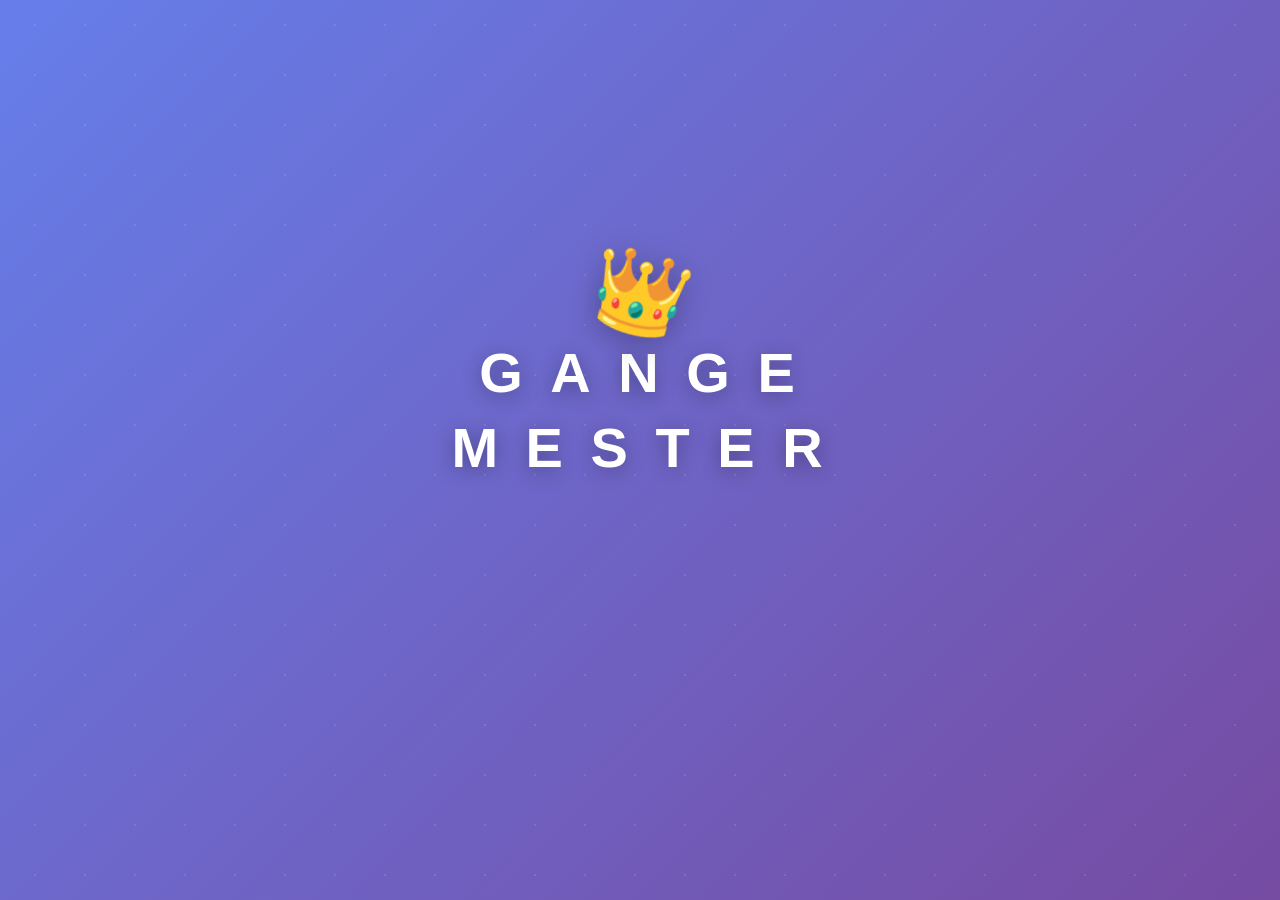
<file: index.html>
<!DOCTYPE html>
<html lang="no">
<head>
    <meta charset="UTF-8">
    <meta name="viewport" content="width=device-width, initial-scale=1.0">
    <meta name="description" content="Øv på gangetabellen">
    <meta name="theme-color" content="#4285F4">
    <title>Gangemester</title>
    <link rel="manifest" href="./manifest.json">
    <link rel="stylesheet" href="styles.css">
    <link rel="apple-touch-icon" href="icon-192.png">
</head>
<body>
    <!-- Splash Screen -->
    <div id="splash-screen" class="screen active">
        <div class="splash-container">
            <div class="falling-letters-wrapper">
                <div class="falling-letters" id="falling-letters-1">
                    <span class="letter" style="--delay: 0">G</span>
                    <span class="letter" style="--delay: 1">A</span>
                    <span class="letter" style="--delay: 2">N</span>
                    <span class="letter" style="--delay: 3">G</span>
                    <span class="letter" style="--delay: 4">E</span>
                </div>
                <div class="falling-letters" id="falling-letters-2">
                    <span class="letter" style="--delay: 5">M</span>
                    <span class="letter" style="--delay: 6">E</span>
                    <span class="letter" style="--delay: 7">S</span>
                    <span class="letter" style="--delay: 8">T</span>
                    <span class="letter" style="--delay: 9">E</span>
                    <span class="letter" style="--delay: 10">R</span>
                </div>
            </div>
            <div class="falling-crown" id="falling-crown">👑</div>
        </div>
    </div>

    <!-- Hovedmeny -->
    <div id="menu-screen" class="screen active">
        <div class="container">
            <div class="tabs">
                <button class="tab active" data-mode="ascending">↑ Stigende</button>
                <button class="tab" data-mode="mixed">Blandet</button>
            </div>

            <div class="cards-grid">
                <button class="number-card" data-table="1">
                    <span class="card-medal"></span>
                    <span class="card-number">1</span>
                </button>
                <button class="number-card" data-table="2">
                    <span class="card-medal"></span>
                    <span class="card-number">2</span>
                </button>
                <button class="number-card" data-table="3">
                    <span class="card-medal"></span>
                    <span class="card-number">3</span>
                </button>
                <button class="number-card" data-table="4">
                    <span class="card-medal"></span>
                    <span class="card-number">4</span>
                </button>
                <button class="number-card" data-table="5">
                    <span class="card-medal"></span>
                    <span class="card-number">5</span>
                </button>
                <button class="number-card" data-table="6">
                    <span class="card-medal"></span>
                    <span class="card-number">6</span>
                </button>
                <button class="number-card" data-table="7">
                    <span class="card-medal"></span>
                    <span class="card-number">7</span>
                </button>
                <button class="number-card" data-table="8">
                    <span class="card-medal"></span>
                    <span class="card-number">8</span>
                </button>
                <button class="number-card" data-table="9">
                    <span class="card-medal"></span>
                    <span class="card-number">9</span>
                </button>
                <button class="number-card" data-table="10">
                    <span class="card-medal"></span>
                    <span class="card-number">10</span>
                </button>
                <button class="group-card" data-range="1-5">
                    <span class="card-number">1-5</span>
                </button>
                <button class="group-card" data-range="6-10">
                    <span class="card-number">6-10</span>
                </button>
            </div>

            <button class="full-test-card" data-fulltest="true">
                <span class="crown">👑</span>
                <div class="test-info">
                    <div class="test-title">Test hele gangetabellen</div>
                </div>
            </button>
        </div>
    </div>

    <!-- Quiz-skjerm -->
    <div id="quiz-screen" class="screen">
        <div class="quiz-container">
            <div class="quiz-header">
                <button class="back-btn" id="cancel-btn">← Avbryt</button>
                <div class="progress-text" id="progress-text">Oppgave 1 av 10</div>
            </div>
            <div class="progress-bar-container">
                <div class="progress-bar" id="progress-bar"></div>
            </div>

            <div class="question-card">
                <div class="animal-icon" id="animal-icon">🐶</div>
                <div class="question" id="question">1 × 1 = ?</div>
                <input type="number" class="answer-input" id="answer-input" placeholder="" inputmode="numeric">
                <button class="skip-btn" id="skip-btn">Hopp over</button>
            </div>
        </div>
    </div>

    <!-- Resultatskjerm -->
    <div id="result-screen" class="screen">
        <div class="result-container">
            <div class="celebration-icon" id="celebration-icon">🎉</div>
            <h1 class="result-title" id="result-title">Fantastisk!</h1>

            <div class="score-card">
                <div class="score-big" id="score-big">10/10</div>
                <div class="score-label">riktige svar</div>
                <div class="score-percent" id="score-percent">100%</div>
            </div>

            <div class="stats-card">
                <div class="stat-item">
                    <span class="stat-icon" id="medal-icon">🥉</span>
                    <span class="stat-text" id="medal-text">Bronsemedalje!</span>
                </div>
                <div class="stat-item">
                    <span class="stat-icon">⏱️</span>
                    <span class="stat-text" id="time-stat">Tid: 120 sekunder</span>
                </div>
                <div class="stat-item record-time" id="record-stat" style="display: none;">
                    <span class="record-text" id="record-text">🏆 Rekorttid!</span>
                </div>
            </div>

            <button class="retry-btn" id="retry-btn">Prøv igjen</button>
            <button class="menu-btn" id="menu-btn">Tilbake</button>
        </div>
    </div>

    <script src="app.js"></script>
</body>
</html>
</file>
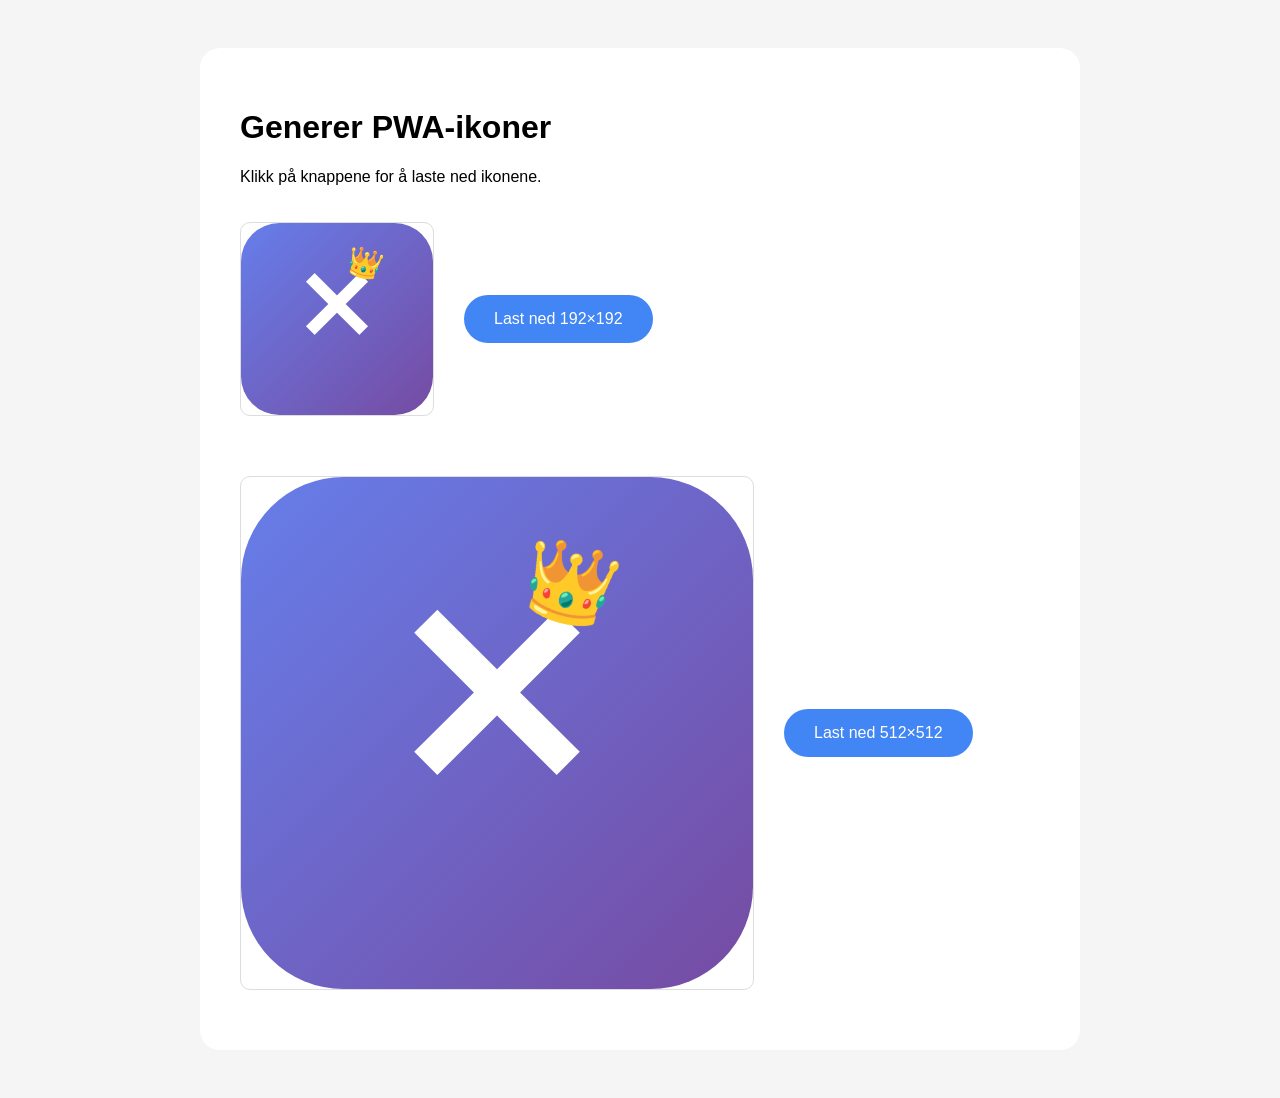
<file: generate-icons.html>
<!DOCTYPE html>
<html lang="no">
<head>
    <meta charset="UTF-8">
    <meta name="viewport" content="width=device-width, initial-scale=1.0">
    <title>Generer Ikoner - Gangemester</title>
    <style>
        body {
            font-family: -apple-system, BlinkMacSystemFont, 'Segoe UI', Roboto, sans-serif;
            padding: 40px;
            background: #F5F5F5;
        }
        .container {
            max-width: 800px;
            margin: 0 auto;
            background: white;
            padding: 40px;
            border-radius: 20px;
        }
        canvas {
            border: 1px solid #ddd;
            margin: 20px 0;
            border-radius: 10px;
        }
        button {
            padding: 15px 30px;
            background: #4285F4;
            color: white;
            border: none;
            border-radius: 50px;
            font-size: 16px;
            cursor: pointer;
            margin: 10px;
        }
        button:hover {
            background: #1a73e8;
        }
        .icons-container {
            display: flex;
            flex-direction: column;
            gap: 20px;
        }
        .icon-item {
            display: flex;
            align-items: center;
            gap: 20px;
        }
    </style>
</head>
<body>
    <div class="container">
        <h1>Generer PWA-ikoner</h1>
        <p>Klikk på knappene for å laste ned ikonene.</p>

        <div class="icons-container">
            <div class="icon-item">
                <canvas id="icon192" width="192" height="192"></canvas>
                <button onclick="downloadIcon('icon192', 'icon-192.png')">Last ned 192×192</button>
            </div>

            <div class="icon-item">
                <canvas id="icon512" width="512" height="512"></canvas>
                <button onclick="downloadIcon('icon512', 'icon-512.png')">Last ned 512×512</button>
            </div>
        </div>
    </div>

    <script>
        function drawIcon(canvas) {
            const ctx = canvas.getContext('2d');
            const size = canvas.width;

            // Gradient bakgrunn
            const gradient = ctx.createLinearGradient(0, 0, size, size);
            gradient.addColorStop(0, '#667eea');
            gradient.addColorStop(1, '#764ba2');
            ctx.fillStyle = gradient;
            ctx.roundRect(0, 0, size, size, size * 0.2);
            ctx.fill();

            // Gangetegn (×)
            ctx.fillStyle = 'white';
            ctx.font = `700 ${size * 0.55}px -apple-system, system-ui, sans-serif`;
            ctx.textAlign = 'center';
            ctx.textBaseline = 'middle';
            ctx.fillText('×', size / 2, size * 0.45);

            // Krone emoji
            ctx.globalAlpha = 1;
            ctx.font = `${size * 0.15}px -apple-system, system-ui, sans-serif`;
            ctx.save();
            ctx.translate(size * 0.64, size * 0.22);
            ctx.rotate(15 * Math.PI / 180);
            ctx.fillText('👑', 0, 0);
            ctx.restore();
        }

        function downloadIcon(canvasId, filename) {
            const canvas = document.getElementById(canvasId);
            const link = document.createElement('a');
            link.download = filename;
            link.href = canvas.toDataURL('image/png');
            link.click();
        }

        // Generer ikoner når siden lastes
        window.addEventListener('load', () => {
            drawIcon(document.getElementById('icon192'));
            drawIcon(document.getElementById('icon512'));
        });
    </script>
</body>
</html>
</file>
<file: styles.css>
* {
    margin: 0;
    padding: 0;
    box-sizing: border-box;
}

body {
    font-family: -apple-system, BlinkMacSystemFont, 'Segoe UI', Roboto, Oxygen, Ubuntu, Cantarell, sans-serif;
    font-weight: 400;
    background: #F5F5F5;
    min-height: 100vh;
    margin: 0;
    padding: 0;
}

.screen {
    display: none;
}

.screen.active {
    display: block;
}

.container {
    max-width: 600px;
    margin: 0 auto;
    padding: 50px 15px 15px 15px;
}

#menu-screen {
    min-height: 100vh;
}

#menu-screen.active {
    animation: fadeIn 0.5s ease-out;
}

@keyframes fadeIn {
    from {
        opacity: 0;
        transform: translateY(20px);
    }
    to {
        opacity: 1;
        transform: translateY(0);
    }
}

/* Splash Screen */
#splash-screen {
    position: fixed;
    top: 0;
    left: 0;
    width: 100%;
    height: 100%;
    display: flex;
    align-items: center;
    justify-content: center;
    background: linear-gradient(135deg, #667eea 0%, #764ba2 100%);
    overflow: hidden;
    transition: opacity 0.5s ease-out;
    z-index: 9999;
}

#splash-screen.fade-out {
    opacity: 0;
    pointer-events: none;
}

#splash-screen::before {
    content: '';
    position: absolute;
    top: -50%;
    left: -50%;
    width: 200%;
    height: 200%;
    background: radial-gradient(circle, rgba(255,255,255,0.1) 1px, transparent 1px);
    background-size: 50px 50px;
    animation: backgroundMove 20s linear infinite;
}

@keyframes backgroundMove {
    0% { transform: translate(0, 0); }
    100% { transform: translate(50px, 50px); }
}

.splash-container {
    text-align: center;
    position: relative;
    z-index: 1;
}

.falling-letters-wrapper {
    display: flex;
    flex-direction: column;
    align-items: center;
    gap: 10px;
    margin-bottom: 80px;
}

.falling-letters {
    font-size: 56px;
    font-weight: 700;
    color: white;
    letter-spacing: 6px;
    text-shadow: 0 4px 20px rgba(0, 0, 0, 0.3);
    position: relative;
}

.letter {
    display: inline-block;
    opacity: 0;
    animation: letterFall 0.7s ease-out forwards;
    animation-delay: calc(var(--delay) * 0.08s);
    position: relative;
}

@keyframes letterFall {
    0% {
        transform: translateY(-100vh) rotate(calc(var(--delay) * -15deg));
        opacity: 0;
    }
    50% {
        opacity: 1;
    }
    70% {
        transform: translateY(15px) rotate(calc(var(--delay) * 3deg));
    }
    85% {
        transform: translateY(-8px) rotate(calc(var(--delay) * -2deg));
    }
    100% {
        transform: translateY(0) rotate(0deg);
        opacity: 1;
    }
}

.falling-crown {
    font-size: 80px;
    position: absolute;
    top: -50px;
    left: 50%;
    opacity: 0;
    animation: crownFall 1.2s ease-out 1.1s forwards;
    filter: drop-shadow(0 4px 15px rgba(0, 0, 0, 0.3));
}

@keyframes crownFall {
    0% {
        transform: translate(-50%, -100vh) rotate(0deg);
        opacity: 0;
    }
    40% {
        opacity: 1;
    }
    60% {
        transform: translate(-50%, -60px) rotate(180deg);
    }
    70% {
        transform: translate(-50%, -40px) rotate(190deg);
    }
    80% {
        transform: translate(-50%, -50px) rotate(175deg);
    }
    88% {
        transform: translate(-50%, -42px) rotate(183deg);
    }
    94% {
        transform: translate(-50%, -46px) rotate(179deg);
    }
    100% {
        transform: translate(-50%, -44px) rotate(15deg);
        opacity: 1;
    }
}

/* Tabs */
.tabs {
    display: flex;
    gap: 8px;
    margin-bottom: 15px;
    justify-content: center;
}

.tab {
    padding: 10px 20px;
    border: none;
    border-radius: 50px;
    font-size: 15px;
    font-weight: 500;
    cursor: pointer;
    background: white;
    color: #5f6368;
    transition: all 0.2s;
    min-height: 44px;
}

.tab.active {
    background: #4285F4;
    color: white;
}

/* Gangetabell-kort */
.cards-grid {
    display: grid;
    grid-template-columns: 1fr 1fr 1fr;
    gap: 8px;
    margin-bottom: 10px;
}

.number-card {
    padding: 20px 10px;
    border: none;
    border-radius: 12px;
    background: #E8F0FE;
    font-size: 24px;
    font-weight: 400;
    cursor: pointer;
    transition: transform 0.2s, box-shadow 0.2s;
    color: #2c3e50;
    position: relative;
    min-height: 70px;
}

.number-card:hover {
    transform: translateY(-2px);
    box-shadow: 0 4px 12px rgba(0, 0, 0, 0.15);
}

.number-card:active {
    transform: translateY(0);
}

.card-number {
    display: flex;
    align-items: center;
    justify-content: center;
    width: 45px;
    height: 45px;
    margin: 0 auto;
    background: white;
    border-radius: 50%;
}

.card-medal {
    position: absolute;
    top: 5px;
    right: 5px;
    font-size: 20px;
    display: none;
}

.card-medal.show {
    display: block;
}

/* Gruppekort */
.group-card {
    padding: 20px 10px;
    border: none;
    border-radius: 12px;
    background: #E8F0FE;
    font-size: 18px;
    font-weight: 400;
    cursor: pointer;
    transition: transform 0.2s, box-shadow 0.2s;
    color: #2c3e50;
    min-height: 70px;
    position: relative;
}

.group-card:hover {
    transform: translateY(-2px);
    box-shadow: 0 4px 12px rgba(0, 0, 0, 0.15);
}

.group-card:active {
    transform: translateY(0);
}

.group-card:hover {
    transform: translateY(-2px);
    box-shadow: 0 4px 12px rgba(0, 0, 0, 0.15);
}

/* Full test kort */
.full-test-card {
    width: 100%;
    padding: 18px;
    border: none;
    border-radius: 12px;
    background: #E8F0FE;
    cursor: pointer;
    display: flex;
    flex-direction: column;
    align-items: center;
    justify-content: center;
    gap: 6px;
    transition: transform 0.2s, box-shadow 0.2s;
    min-height: 70px;
    margin-top: 8px;
}

.full-test-card:hover {
    transform: translateY(-2px);
    box-shadow: 0 6px 20px rgba(144, 202, 249, 0.4);
}

.crown {
    font-size: 40px;
}

.test-info {
    text-align: center;
    color: #2c3e50;
}

.test-title {
    font-size: 18px;
    font-weight: 500;
    margin-bottom: 0;
}

.test-desc {
    font-size: 13px;
    opacity: 0.9;
}

/* Quiz-skjerm */
#quiz-screen {
    min-height: 100vh;
    padding: 10px 12px 12px 12px;
    transition: background-color 0.3s ease;
    background: #F5F5F5;
}

.quiz-container {
    max-width: 600px;
    margin: 0 auto;
}

/* Bakgrunnsfarger for quiz basert på gangetabell */
#quiz-screen.table-1 { background: #E3F2FD; }
#quiz-screen.table-2 { background: #F3E5F5; }
#quiz-screen.table-3 { background: #E8F5E9; }
#quiz-screen.table-4 { background: #FFF3E0; }
#quiz-screen.table-5 { background: #FCE4EC; }
#quiz-screen.table-6 { background: #E0F2F1; }
#quiz-screen.table-7 { background: #FFF9C4; }
#quiz-screen.table-8 { background: #F1F8E9; }
#quiz-screen.table-9 { background: #EDE7F6; }
#quiz-screen.table-10 { background: #FFE0B2; }

/* Bakgrunnsfarger for grupper og full test */
#quiz-screen.group-1-5 { background: #FFE4E9; }
#quiz-screen.group-6-10 { background: #E3F2FD; }
#quiz-screen.full-test { background: #FFF9E6; }

.quiz-header {
    display: flex;
    justify-content: space-between;
    align-items: center;
    margin-bottom: 8px;
}

.back-btn {
    padding: 8px 16px;
    border: none;
    border-radius: 50px;
    background: white;
    font-size: 14px;
    cursor: pointer;
    transition: background 0.2s;
    min-height: 36px;
}

.back-btn:hover {
    background: #f5f5f5;
}

.progress-text {
    font-size: 14px;
    color: #5f6368;
}

.progress-bar-container {
    width: 100%;
    height: 6px;
    background: rgba(255, 255, 255, 0.5);
    border-radius: 10px;
    overflow: hidden;
    margin-bottom: 12px;
}

.progress-bar {
    height: 100%;
    background: #4285F4;
    border-radius: 10px;
    transition: width 0.3s ease;
}

.question-card {
    background: white;
    border-radius: 20px;
    padding: 15px 20px;
    text-align: center;
    box-shadow: 0 4px 20px rgba(0, 0, 0, 0.1);
}

.animal-icon {
    font-size: 40px;
    margin-bottom: 8px;
}

.question {
    font-size: 32px;
    font-weight: 500;
    margin-bottom: 12px;
    color: #2c3e50;
    line-height: 1.2;
}

.answer-input {
    width: 100%;
    padding: 15px;
    font-size: 20px;
    border: 3px solid #4285F4;
    border-radius: 12px;
    text-align: center;
    margin-bottom: 12px;
    outline: none;
    transition: border-color 0.2s;
}

.answer-input:focus {
    border-color: #1a73e8;
}

.answer-input.correct {
    border-color: #34A853;
    background: #E8F5E9;
}

.answer-input.incorrect {
    border-color: #EA4335;
    background: #FFEBEE;
}

.skip-btn {
    padding: 10px 30px;
    border: none;
    border-radius: 50px;
    background: white;
    border: 2px solid #e0e0e0;
    font-size: 14px;
    cursor: pointer;
    transition: all 0.2s;
    min-height: 40px;
}

.skip-btn:hover {
    background: #f5f5f5;
}

/* Resultatskjerm */
#result-screen {
    min-height: 100vh;
    padding: 50px 15px 15px 15px;
}

.result-container {
    max-width: 500px;
    margin: 0 auto;
    text-align: center;
}

.celebration-icon {
    font-size: 60px;
    margin-bottom: 12px;
}

.result-title {
    font-size: 28px;
    font-weight: 500;
    margin-bottom: 18px;
    color: #2c3e50;
}

.score-card {
    background: #4285F4;
    color: white;
    border-radius: 20px;
    padding: 25px 20px;
    margin-bottom: 15px;
    box-shadow: 0 4px 20px rgba(66, 133, 244, 0.3);
    transition: background 0.3s ease;
}

.score-card.perfect {
    background: #4285F4;
    box-shadow: 0 4px 20px rgba(66, 133, 244, 0.3);
}

.score-card.not-perfect {
    background: #F8BBD0;
    box-shadow: 0 4px 20px rgba(248, 187, 208, 0.3);
}

.score-big {
    font-size: 48px;
    font-weight: 500;
    margin-bottom: 8px;
}

.score-label {
    font-size: 16px;
    margin-bottom: 8px;
    opacity: 0.9;
}

.score-percent {
    font-size: 20px;
    font-weight: 500;
}

.stats-card {
    background: #E8F0FE;
    border-radius: 15px;
    padding: 18px;
    margin-bottom: 18px;
}

.stat-item {
    padding: 8px 0;
    font-size: 16px;
    color: #2c3e50;
    line-height: 1.4;
}

.stat-icon {
    margin-right: 10px;
}

.record-time {
    margin-top: 8px;
    padding-top: 12px;
    border-top: 2px solid rgba(66, 133, 244, 0.2);
}

.record-text {
    font-size: 18px;
    font-weight: 500;
    color: #2c3e50;
    display: inline-block;
}

.pulse {
    animation: pulse 1.5s ease-in-out 3;
}

@keyframes pulse {
    0%, 100% {
        transform: scale(1);
    }
    50% {
        transform: scale(1.15);
    }
}

.retry-btn {
    width: 100%;
    padding: 16px;
    border: none;
    border-radius: 50px;
    background: #E0E0E0;
    color: #5f6368;
    font-size: 18px;
    font-weight: 500;
    cursor: pointer;
    transition: background 0.2s;
    margin-bottom: 12px;
    min-height: 52px;
}

.retry-btn:hover {
    background: #D5D5D5;
}

.retry-btn.primary {
    background: #4285F4;
    color: white;
}

.retry-btn.primary:hover {
    background: #1a73e8;
}

.menu-btn {
    width: 100%;
    padding: 16px;
    border: none;
    border-radius: 50px;
    background: #E0E0E0;
    color: #5f6368;
    font-size: 18px;
    font-weight: 500;
    cursor: pointer;
    transition: background 0.2s;
    min-height: 52px;
}

.menu-btn:hover {
    background: #D5D5D5;
}

.menu-btn.primary {
    background: #4285F4;
    color: white;
}

.menu-btn.primary:hover {
    background: #1a73e8;
}

/* Confetti-animasjon */
.confetti {
    position: fixed;
    pointer-events: none;
    animation: confetti-fall 3s ease-out forwards;
    z-index: 9999;
}

@keyframes confetti-fall {
    0% {
        transform: translateY(0) rotateZ(0deg) rotateY(0deg);
        opacity: 1;
    }
    100% {
        transform: translateY(100vh) rotateZ(720deg) rotateY(360deg);
        opacity: 0;
    }
}

/* Responsivt design */
@media (max-width: 480px) {
    .question {
        font-size: 36px;
    }

    .answer-input {
        font-size: 20px;
    }

    .score-big {
        font-size: 48px;
    }
}
</file>
